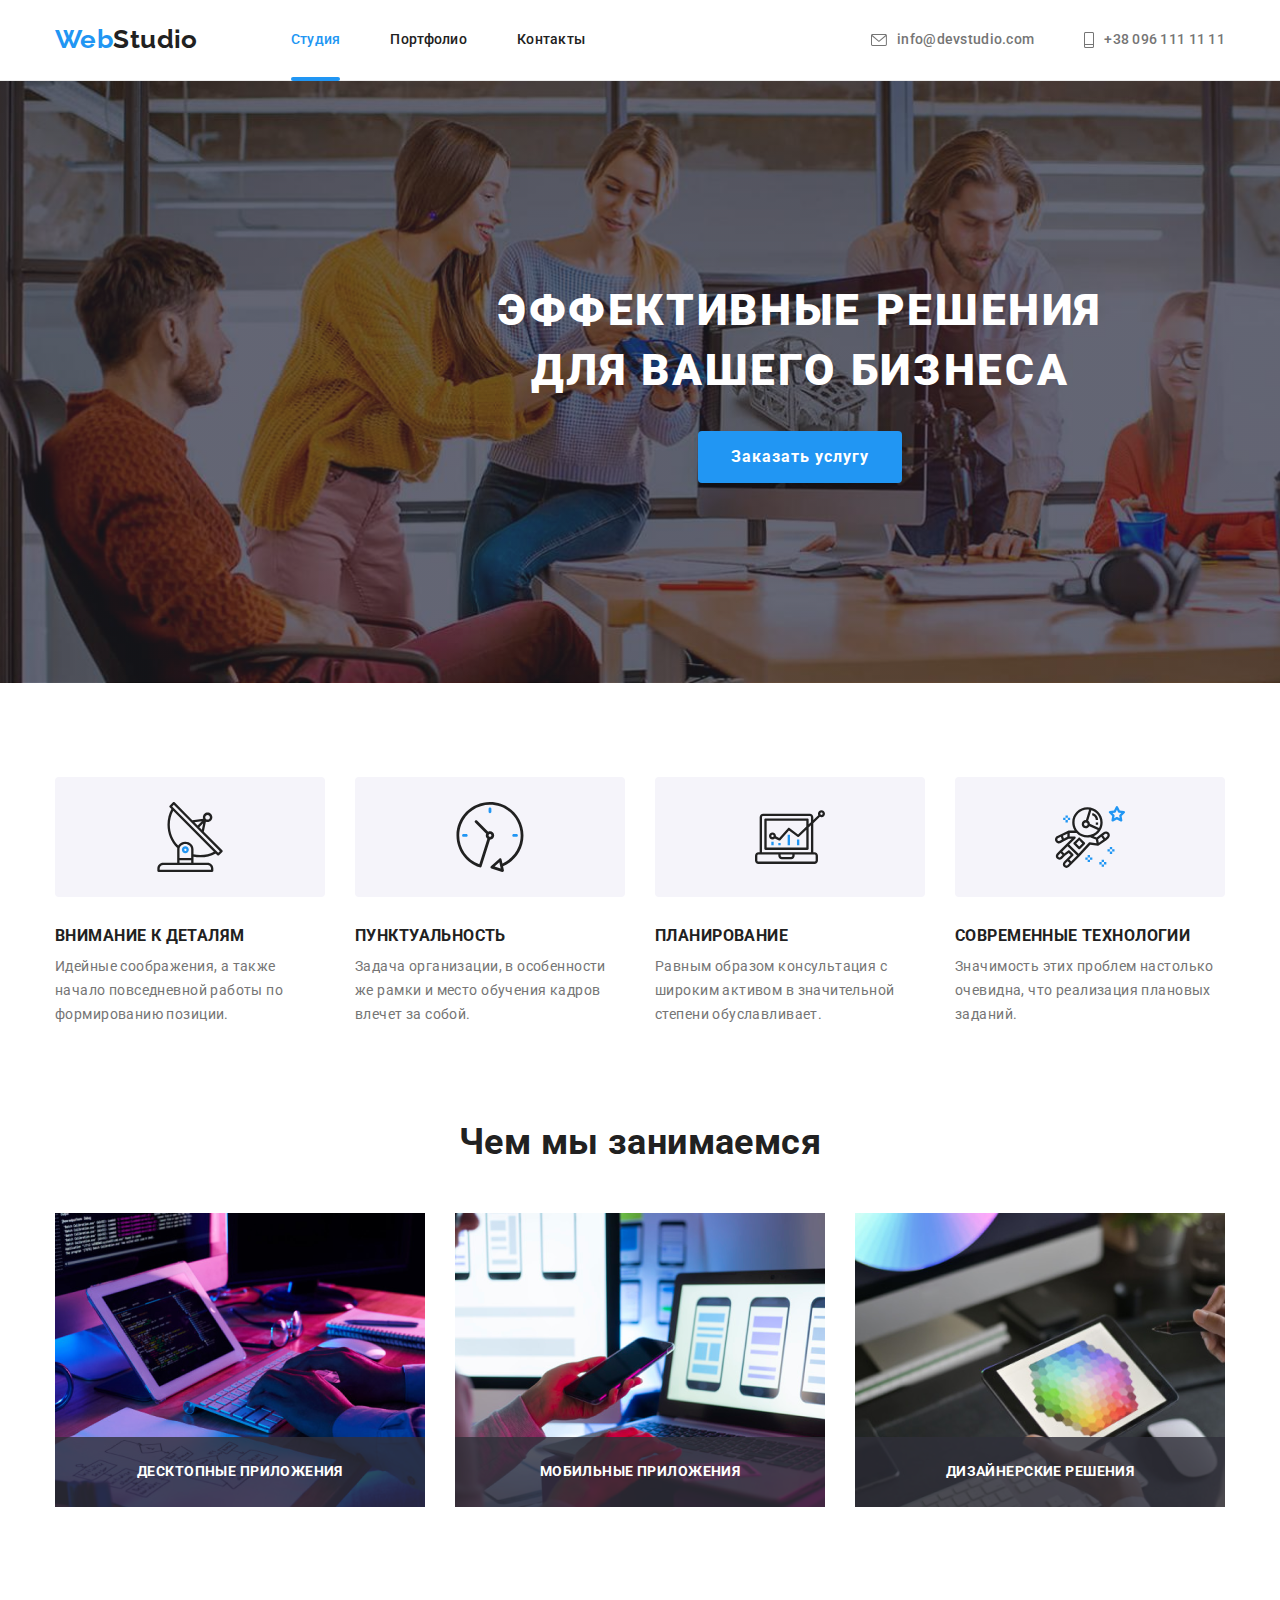
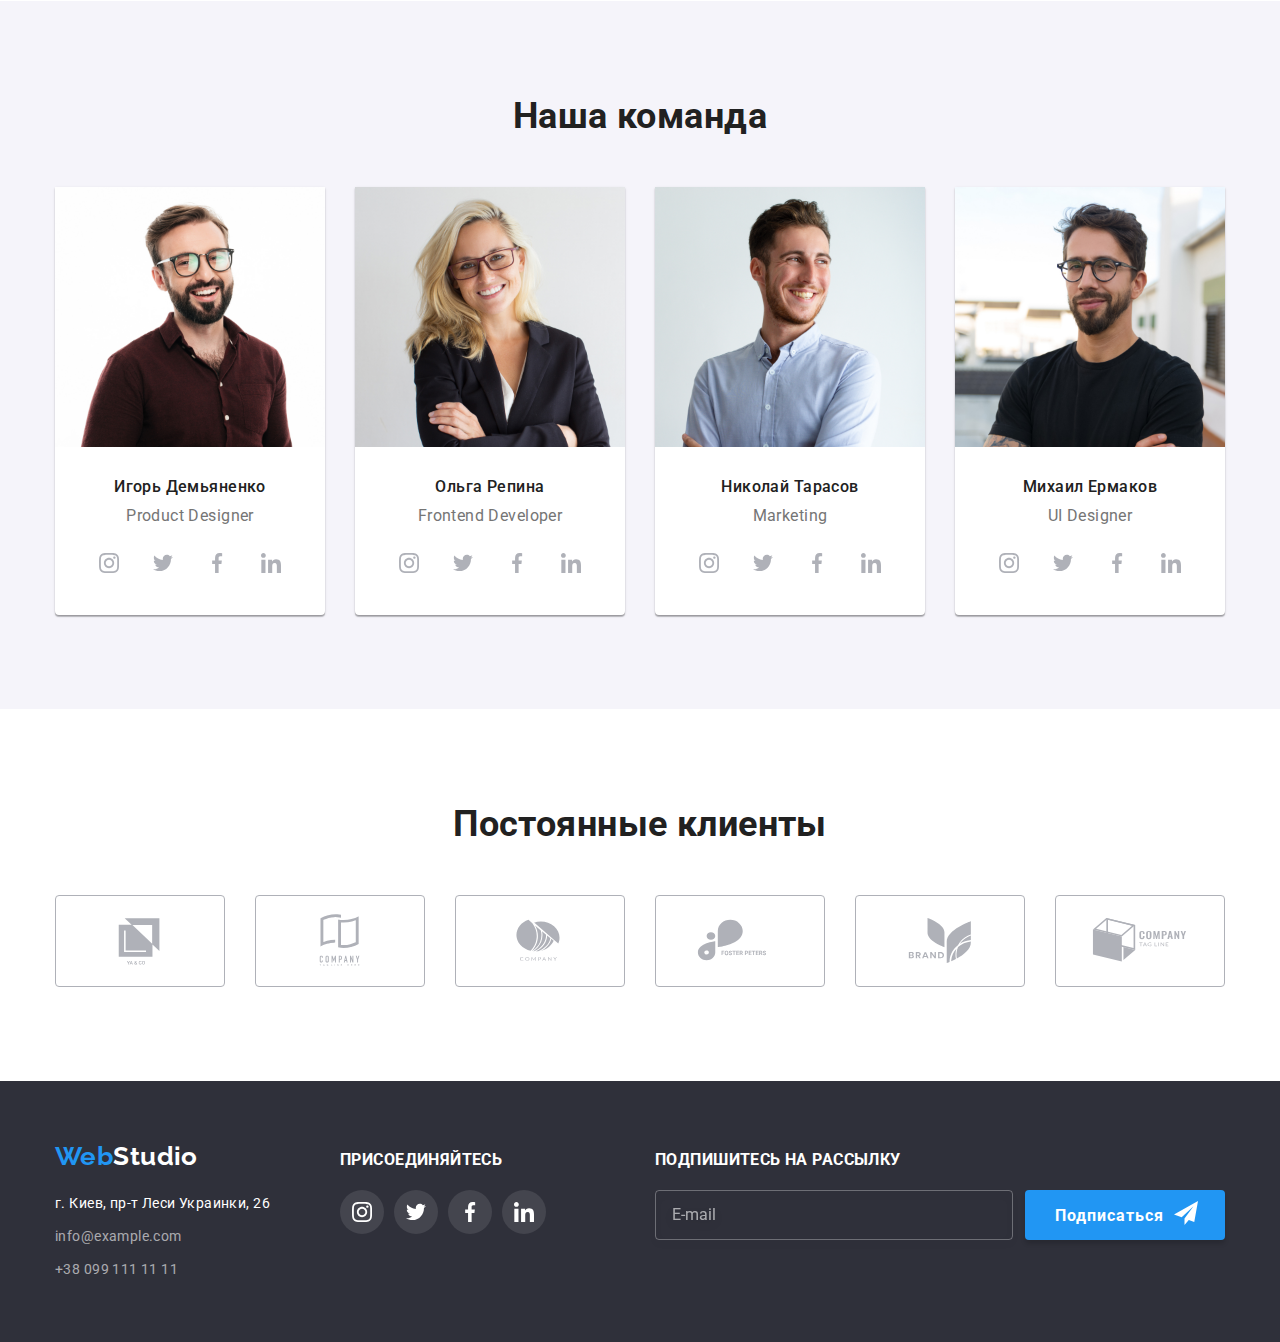
<file: index.html>
<!DOCTYPE html>
<html lang="ru">
<head>
    <meta charset="UTF-8">
    <meta http-equiv="X-UA-Compatible" content="IE=edge">
    <meta name="viewport" content="width=device-width, initial-scale=1.0">
    <title>WebStudio</title>
    <link rel="preconnect" href="https://fonts.googleapis.com">
    <link rel="preconnect" href="https://fonts.gstatic.com" crossorigin>
    <link href="https://fonts.googleapis.com/css2?family=Raleway:wght@700&family=Roboto:wght@400;500;700;900&display=swap"
        rel="stylesheet">
    <link rel="stylesheet" href="https://cdnjs.cloudflare.com/ajax/libs/modern-normalize/1.1.0/modern-normalize.min.css">
    <link rel="stylesheet" href="https://cdnjs.cloudflare.com/ajax/libs/animate.css/4.1.1/animate.min.css"/>
    <link rel="stylesheet" href="./css/styles.css">
</head>

<!--Страница Студия-->
    <body>
        <!--Шапка страницы-->

        <header class="header-nav">
            <div class="container header-container">
                <nav class="container-nav"> 
                    <a href="" class="logo logo-item">Web<span class="studio">Studio</span></a>
                    <ul class="site-nav list">
                        <li class="header-item"><a href="./index.html" class="link header-link current">Студия</a></li>
                        <li class="header-item"><a href="./portfolio.html" class="link header-link">Портфолио</a></li>
                        <li class="header-item"><a href="" class="link header-link">Контакты</a></li>
                    </ul>
                </nav>
                <div class="contacts-container">
                    <ul class="auth-nav list">
                        <li class="header-item">
                            <a href="mailto:info@devstudio.com" class="contacts contact-mail link">
                                <svg class="mail-icon">
                                    <use href="./images/sprite.svg#icon-mail"></use>
                                </svg>info@devstudio.com</a></li>
                        <li class="header-item">
                            <a href="tel:+380961111111" class="contacts contact-tel link">
                                <svg class="tel-icon">
                                    <use href="./images/sprite.svg#icon-tel"></use>
                                </svg>+38 096 111 11 11</a></li>
                    </ul>
                </div>
            </div>
        </header>
        <main>   
            <!--Эффективные решения-->
            <section class="section hero-section">
                <div class="container">
                    <h1 class="section-title title">Эффективные решения<br>для вашего бизнеса</h1>
                    <button type="button" class="button" data-modal-open>Заказать услугу</button>
                </div>
            </section>
            <!--План решения-->
            <section class="section ">
                <div class="container">
                    <h2 class="visually-hidden">План решения</h2>
                    <ul class="section-plan list">
                        <li class="section-plan-item">
                            <div class="section-plan-icon">
                                <svg class="section-plan-svg">
                                    <use href="./images/sprite.svg#icon-antenna"></use>
                                </svg>
                            </div>
                            <h3 class="section-plan-title title">Внимание к деталям</h3>
                            <p class="section-plan-text text">Идейные соображения, а также начало повседневной работы по формированию позиции.</p>
                        </li>
                        <li class="section-plan-item">
                            <div class="section-plan-icon">
                                <svg class="section-plan-svg">
                                    <use href="./images/sprite.svg#icon-clock"></use>
                                </svg>
                            </div>
                            <h3 class="section-plan-title title">Пунктуальность</h3>
                            <p class="section-plan-text text">Задача организации, в особенности же рамки и место обучения кадров влечет за собой.</p>
                        </li>
                        <li class="section-plan-item">
                            <div class="section-plan-icon">
                                <svg class="section-plan-svg">
                                    <use href="./images/sprite.svg#icon-diagram"></use>
                                </svg>
                            </div>
                            <h3 class="section-plan-title title">Планирование</h3>
                            <p class="section-plan-text text">Равным образом консультация с широким активом в значительной степени обуславливает.</p>
                        </li>
                        <li class="section-plan-item">
                            <div class="section-plan-icon">
                                <svg class="section-plan-svg">
                                    <use href="./images/sprite.svg#icon-astronaut"></use>
                                </svg>
                            </div>
                            <h3 class="section-plan-title title">Современные технологии</h3>
                            <p class="section-plan-text text">Значимость этих проблем настолько очевидна, что реализация плановых заданий.</p>
                        </li>
                    </ul>
                </div>
            </section>
            <!--Чем мы занимаемся-->
            <section class="section section-work">
                <div class="container">
                    <h2 class="section-work-title title">Чем мы занимаемся</h2>
                    <ul class="section-work-img list">
                        <li class="item-img">
                            <img src="./images/img.png" width="370" alt="Работа за компьютером">
                            <h3 class="item-img-title title">Десктопные приложения</h3>
                        </li>
                        <li class="item-img">
                            <img src="./images/img-1.png" width="370" alt="С телефоном в руке">
                            <h3 class="item-img-title title">Мобильные приложения</h3>
                        </li>
                        <li class="item-img">
                            <img src="./images/img-2.png" width="370" alt="Рисунок на планшете">
                            <h3 class="item-img-title title">Дизайнерские решения</h3>
                        </li>
                    </ul>
                </div>
            </section>
            <!--Наша команда-->
            <section class="section section-team">
                <div class="container">
                    <h2 class="section-team-title title">Наша команда</h2>
                    <ul class="section-team-list list">
                        <li class="item-img-team">
                            <img class="team-photo" src="./images/photo.jpg" width="270" alt="Фотопортрет">
                            <h3 class="section-team-name">Игорь Демьяненко</h3>
                            <p class="section-team-profesion text">Product Designer</p>
                            <ul class="section-team-social social-list list">
                                <li class="social-item">
                                    <a href="" class="social-link link">
                                        <svg class="social-icon">
                                            <use href="./images/sprite.svg#icon-instagram"></use>
                                        </svg>
                                    </a>
                                </li>
                                <li class="social-item">
                                    <a href="" class="social-link link">
                                        <svg class="social-icon">
                                            <use href="./images/sprite.svg#icon-twitter"></use>
                                        </svg>
                                    </a>
                                </li>
                                <li class="social-item">
                                    <a href="" class="social-link link">
                                        <svg class="social-icon">
                                            <use href="./images/sprite.svg#icon-facebook"></use>
                                        </svg>
                                    </a>
                                </li>
                                <li class="social-item">
                                    <a href="" class="social-link link">
                                        <svg class="social-icon">
                                            <use href="./images/sprite.svg#icon-linkedin"></use>
                                        </svg>
                                    </a>
                                </li>
                            </ul> 
                        </li>
                        <li class="item-img-team">
                            <img class="team-photo" src="./images/photo-1.jpg" width="270" alt="Фотопортрет">
                            <h3 class="section-team-name">Ольга Репина</h3>
                            <p class="section-team-profesion text">Frontend Developer</p>
                            <ul class="section-team-social social-list list">
                                <li class="social-item">
                                    <a href="" class="social-link link">
                                        <svg class="social-icon">
                                            <use href="./images/sprite.svg#icon-instagram"></use>
                                        </svg>
                                    </a>
                                </li>
                                <li class="social-item">
                                    <a href="" class="social-link link">
                                        <svg class="social-icon">
                                            <use href="./images/sprite.svg#icon-twitter"></use>
                                        </svg>
                                    </a>
                                </li>
                                <li class="social-item">
                                    <a href="" class="social-link link">
                                        <svg class="social-icon">
                                            <use href="./images/sprite.svg#icon-facebook"></use>
                                        </svg>
                                    </a>
                                </li>
                                <li class="social-item">
                                    <a href="" class="social-link link">
                                        <svg class="social-icon">
                                            <use href="./images/sprite.svg#icon-linkedin"></use>
                                        </svg>
                                    </a>
                                </li>
                            </ul>
                        </li>
                        <li class="item-img-team">
                            <img class="team-photo" src="./images/photo-2.jpg" width="270" alt="Фотопортрет">
                            <h3 class="section-team-name">Николай Тарасов</h3>
                            <p class="section-team-profesion text">Marketing</p>
                            <ul class="section-team-social social-list list">
                                <li class="social-item">
                                    <a href="" class="social-link link">
                                        <svg class="social-icon">
                                            <use href="./images/sprite.svg#icon-instagram"></use>
                                        </svg>
                                    </a>
                                </li>
                                <li class="social-item">
                                    <a href="" class="social-link link">
                                        <svg class="social-icon">
                                            <use href="./images/sprite.svg#icon-twitter"></use>
                                        </svg>
                                    </a>
                                </li>
                                <li class="social-item">
                                    <a href="" class="social-link link">
                                        <svg class="social-icon">
                                            <use href="./images/sprite.svg#icon-facebook"></use>
                                        </svg>
                                    </a>
                                </li>
                                <li class="social-item">
                                    <a href="" class="social-link link">
                                        <svg class="social-icon">
                                            <use href="./images/sprite.svg#icon-linkedin"></use>
                                        </svg>
                                    </a>
                                </li>
                            </ul>
                        </li>
                        <li class="item-img-team">
                            <img class="team-photo" src="./images/photo-3.jpg" width="270" alt="Фотопортрет">
                            <h3 class="section-team-name">Михаил Ермаков</h3>
                            <p class="section-team-profesion text">UI Designer</p>
                            <ul class="section-team-social social-list list">
                                <li class="social-item">
                                    <a href="" class="social-link link">
                                        <svg class="social-icon">
                                            <use href="./images/sprite.svg#icon-instagram"></use>
                                        </svg>
                                    </a>
                                </li>
                                <li class="social-item">
                                    <a href="" class="social-link link">
                                        <svg class="social-icon">
                                            <use href="./images/sprite.svg#icon-twitter"></use>
                                        </svg>
                                    </a>
                                </li>
                                <li class="social-item">
                                    <a href="" class="social-link link">
                                        <svg class="social-icon">
                                            <use href="./images/sprite.svg#icon-facebook"></use>
                                        </svg>
                                    </a>
                                </li>
                                <li class="social-item">
                                    <a href="" class="social-link link">
                                        <svg class="social-icon">
                                            <use href="./images/sprite.svg#icon-linkedin"></use>
                                        </svg>
                                    </a>
                                </li>
                            </ul>
                        </li> 
                    </ul>
                </div>
            </section>
            <!--Постоянные клиенты-->
            <section class="section">
                <div class="container">
                    <h2 class="section-clients-title title">Постоянные клиенты</h2>
                    <ul class="section-clients-list list">
                        <li class="item-clients">
                                <a href="" class="clients-link">
                                    <svg class="logo-clients">
                                    <use href="./images/sprite.svg#icon-logo-1"></use>
                                </svg>
                                </a>
                        </li>
                        <li class="item-clients">
                                <a href="" class="clients-link">
                                <svg class="logo-clients">
                                    <use href="./images/sprite.svg#icon-logo-2"></use>
                                </svg>
                                </a>
                        </li>
                        <li class="item-clients">
                                <a href="" class="clients-link">
                                    <svg class="logo-clients">
                                    <use href="./images/sprite.svg#icon-logo-3"></use>
                                </svg>
                                </a>
                        </li>
                        <li class="item-clients">
                                <a href="" class="clients-link">
                                    <svg class="logo-clients">
                                    <use href="./images/sprite.svg#icon-logo-4"></use>
                                </svg>
                                </a>
                        </li>
                        <li class="item-clients">
                                <a href="" class="clients-link">
                                    <svg class="logo-clients">
                                    <use href="./images/sprite.svg#icon-logo-5"></use>
                                </svg>
                                </a>
                        </li>
                        <li class="item-clients">
                                <a href="" class="clients-link">
                                    <svg class="logo-clients">
                                    <use href="./images/sprite.svg#icon-logo-6"></use>
                                </svg>
                                </a>
                        </li>
                    </ul>
                </div>
            </section>
        </main>
        <!--Подвал страницы-->
        <footer class="footer">
            <div class="container footer-container">
                <div class="footer-nav">
                <a href="" class="logo logo-footer">Web<span class="footer-studio">Studio</span></a>
                <address>
                    <ul class="footer-list list">
                        <li class="footer-item"><a href="http://goo.gl/maps/CdvJLRiEL6Q8Smko8" target="_blank" rel="noreferrer noopener" class="footer-address link">г. Киев, пр-т Леси Украинки, 26</a></li>
                        <li class="footer-item"><a href="mailto:" class="footer-contacts link">info@example.com</a></li>
                        <li class="footer-item"><a href="tel:" class="footer-contacts link">+38 099 111 11 11</a></li>
                    </ul>
                </address>
                </div>
                <div class="footer-social-icon">
                    <h3 class="footer-title title">присоединяйтесь</h3>
                    <ul class="footer-list-icon list">
                        <li class="social-item">
                            <a href="" class="social-link footer-link link">
                                <svg class="social-icon footer-icon">
                                    <use href="./images/sprite.svg#icon-instagram"></use>
                                </svg>
                            </a>
                        </li>
                        <li class="social-item">
                            <a href="" class="social-link footer-link link">
                                <svg class="social-icon footer-icon">
                                    <use href="./images/sprite.svg#icon-twitter"></use>
                                </svg>
                            </a>
                        </li>
                        <li class="social-item">
                            <a href="" class="social-link footer-link link">
                                <svg class="social-icon footer-icon">
                                    <use href="./images/sprite.svg#icon-facebook"></use>
                                </svg>
                            </a>
                        </li>
                        <li class="social-item">
                            <a href="" class="social-link footer-link link">
                                <svg class="social-icon footer-icon">
                                    <use href="./images/sprite.svg#icon-linkedin"></use>
                                </svg>
                            </a>
                        </li>
                    </ul>
                </div>
                <div class="footer-subscribr">
                    <h3 class="footer-title title">Подпишитесь на рассылку</h3>
                    <form action="#" class="onlain-subscribr">
                        <input type="text" name="mailto" placeholder="E-mail" class="mail-input footer-input">
                            <button type="button" class="footer-button button">Подписаться<svg class="footer-mail-icon">
                                <use href="./images/icons.svg#icon-icon-send"></use>
                            </svg></button>
                    </form>
                </div>
            </div>
        </footer>

        <!--Модальное окно-->

        <div class="backdrop is-hidden" data-modal>
            <div class="modal">
                <button type="button" class="close-button" data-modal-close>
                    <svg class="close-icon">
                        <use href="./images/sprite-2.svg#icon-close-black"></use>
                    </svg>
                </button>
                <p class="modal-title">Оставьте свои данные, мы вам перезвоним</p>
                <form action="#" class="modal-form">
                    <div class="modal-block">
                        <label for="user-name" class="label-input">Имя</label>
                        <span class="input-wrapper">
                            <input type="text" name="user-name" id="user-name" class="modal-input">
                            <svg class="input-icon" width="18" height="18">
                                <use href="./images/icons.svg#icon-vector-1"></use>
                            </svg>
                        </span>
                    </div>
                    <div class="modal-block">
                        <label for="user-tel" class="label-input">Телефон</label>
                        <span class="input-wrapper">
                            <input type="tel" name="user-tel" id="user-tel" class="modal-input">
                            <svg class="input-icon" width="18" height="18">
                                <use href="./images/icons.svg#icon-vector-2"></use>
                            </svg>
                        </span>
                    </div>
                    <div class="modal-block">
                        <label for="user-email" class="label-input">Почта</label>
                        <span class="input-wrapper">
                            <input type="email" name="user-email" id="user-email" class="modal-input">
                            <svg class="input-icon" width="18" height="18">
                                <use href="./images/icons.svg#icon-vector-3"></use>
                            </svg>
                        </span>
                    </div>
                    <div class="modal-lock">
                        <label for="user-text" class="label-input">Комментарий</label>
                        <textarea name="user-text" id="user-text" class="modal-text modal-input" placeholder="Введите текст"></textarea>
                    </div>
                    <input type="checkbox" id="modal-checkbox" class="modal-checkbox visually-hidden"/>
                    <label for="modal-checkbox" class="check-text">
                        <span>
                            <svg class="check-icon" width="11" height="8">
                                <use href="./images/icons.svg#icon-vector-4"></use>
                            </svg>
                        </span>Соглашаюсь с рассылкой и принимаю&#160;<a href="" class="check-link">Условия договора</a> </label>
                    <button type="submit" class="modal-button button">Отправить</button>
                </form>
            </div>
        </div>
        <script src="./js/modal.js"></script>
    </body>
</html>
</file>
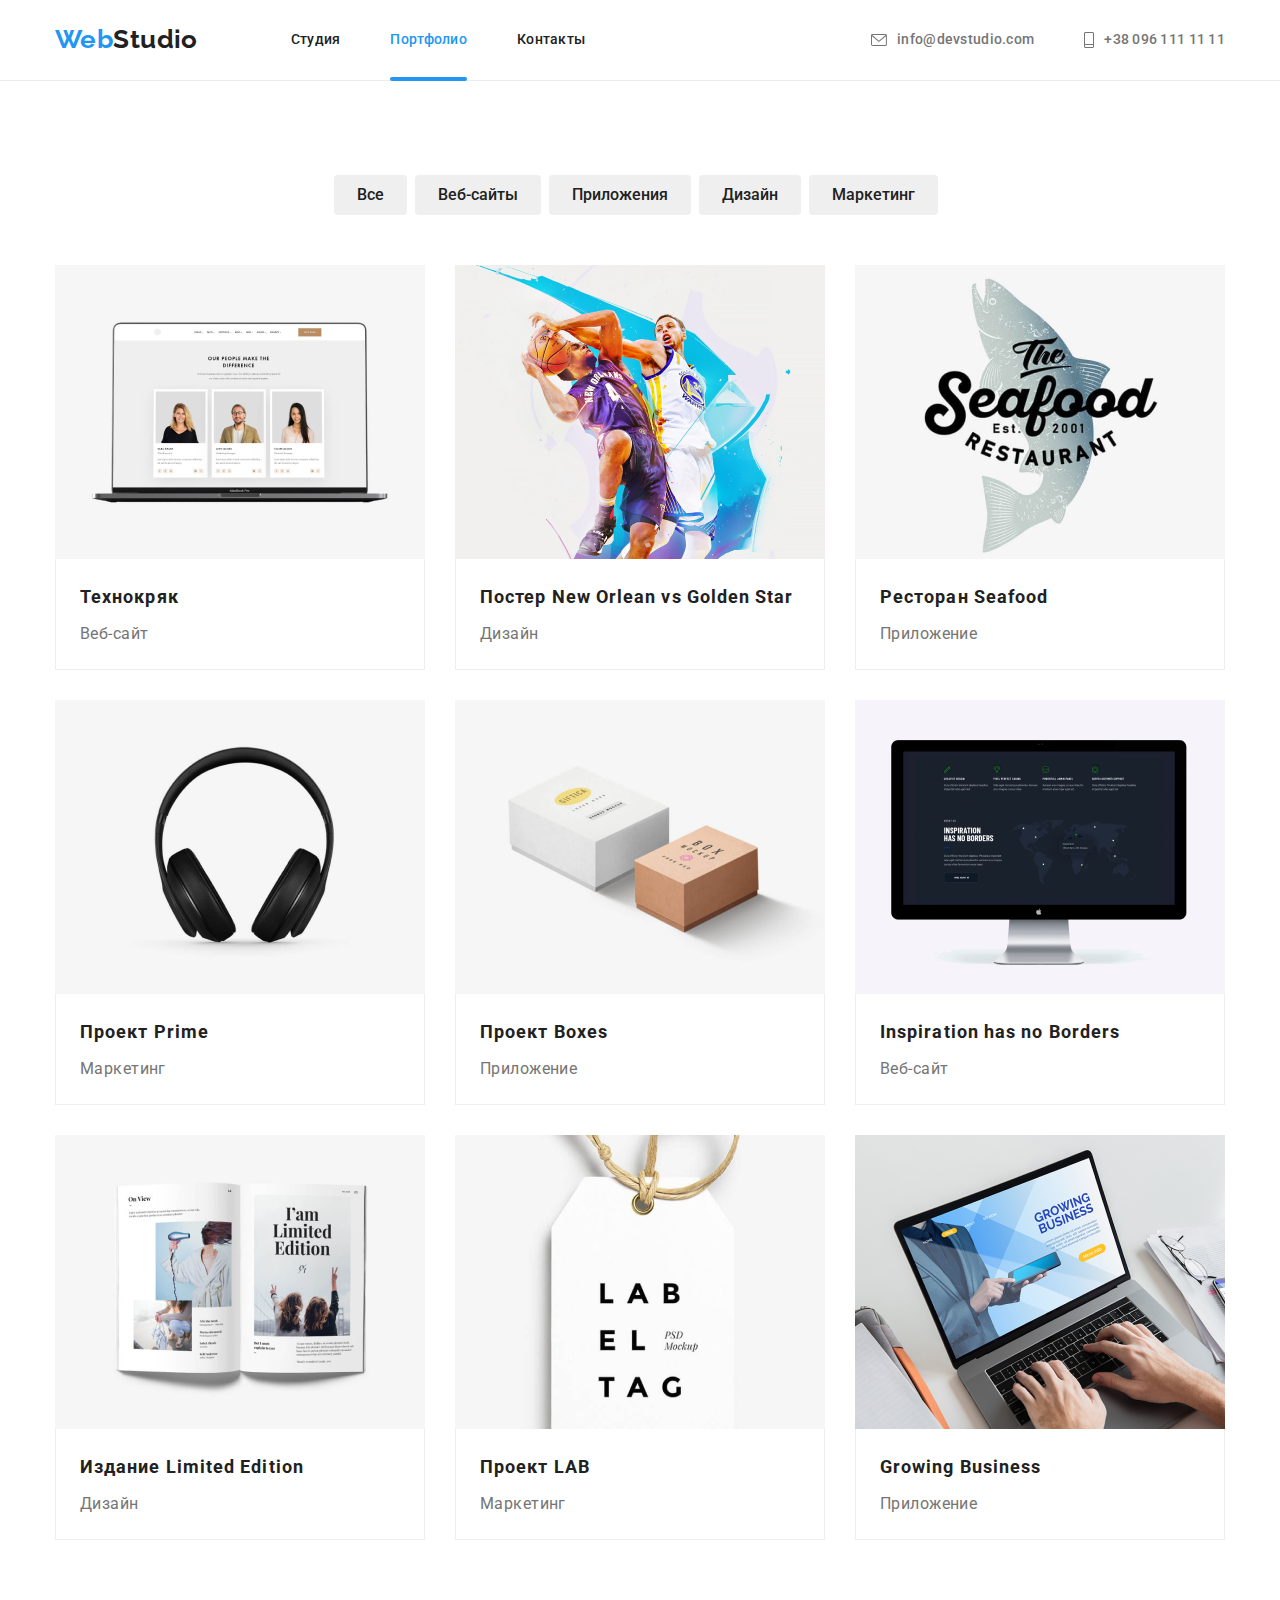
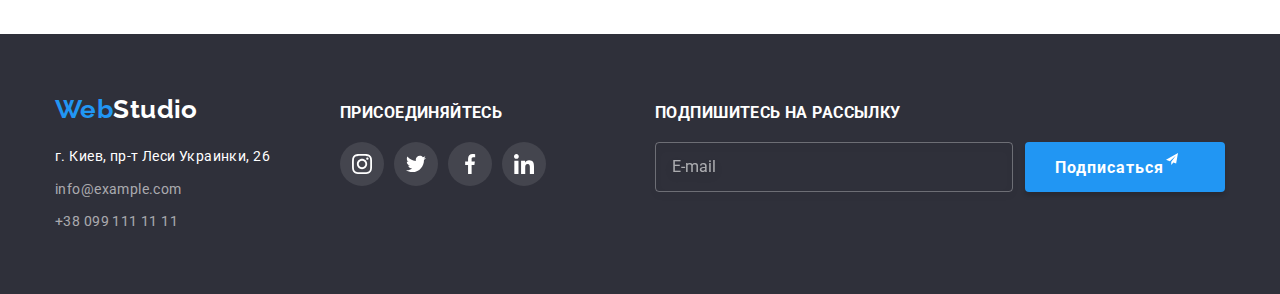
<file: portfolio.html>
<!DOCTYPE html>
<html lang="ru">
<head>
    <meta charset="UTF-8">
    <meta http-equiv="X-UA-Compatible" content="IE=edge">
    <meta name="viewport" content="width=device-width, initial-scale=1.0">
    <title>WebStudio</title>
    <link rel="preconnect" href="https://fonts.googleapis.com">
    <link rel="preconnect" href="https://fonts.gstatic.com" crossorigin>
    <link href="https://fonts.googleapis.com/css2?family=Raleway:wght@700&family=Roboto:wght@400;500;700;900&display=swap"
        rel="stylesheet">
    <link rel="stylesheet" href="https://cdnjs.cloudflare.com/ajax/libs/modern-normalize/1.1.0/modern-normalize.min.css">
    <link rel="stylesheet" href="https://cdnjs.cloudflare.com/ajax/libs/animate.css/4.1.1/animate.min.css"/>
    <link rel="stylesheet" href="./css/styles.css">
</head>
    <!--Страница Портфолио-->
    
    <body>
        <!--Шапка страницы-->
        <header class="header-nav">
            <div class="container header-container">
                <nav class="container-nav">
                    <a href="" class="logo logo-item">Web<span class="studio">Studio</span></a>
                    <ul class="site-nav list">
                        <li class="header-item"><a href="./index.html" class="link header-link">Студия</a></li>
                        <li class="header-item"><a href="./portfolio.html" class="link header-link current">Портфолио</a></li>
                        <li class="header-item"><a href="" class="link header-link">Контакты</a></li>
                    </ul>
                </nav>
                <div class="contacts-container">
                    <ul class="auth-nav list">
                        <li class="header-item">
                            <a href="mailto:info@devstudio.com" class="contacts contact-mail link">
                                <svg class="mail-icon">
                                    <use href="./images/sprite.svg#icon-mail"></use>
                                </svg>info@devstudio.com</a>
                        </li>
                        <li class="header-item">
                            <a href="tel:+380961111111" class="contacts contact-tel link">
                                <svg class="tel-icon">
                                    <use href="./images/sprite.svg#icon-tel"></use>
                                </svg>+38 096 111 11 11</a>
                        </li>
                    </ul>
                </div>
            </div>
        </header>
    <main>
        <section class=" section section-main">
            <div class="container">
                <h1 class="visually-hidden">Портфолио</h1>
                <ul class="section-main-buttons list">
                    <li><button type="button" class="buttons">Все</button></li>
                    <li><button type="button" class="buttons">Веб-сайты</button></li>
                    <li><button type="button" class="buttons">Приложения</button></li>
                    <li><button type="button" class="buttons">Дизайн</button></li>
                    <li><button type="button" class="buttons">Маркетинг</button></li>
                </ul>
                <ul class="section-pictures list">
                    <li class="item-pictures">
                        <a href="" class="link">
                            <div class="section-portfolio-wrapper">
                                <img src="./images/img-01.png" alt="Ноутбук" width="370">
                                <p class="section-portfolio-text text">
                                    Технокряк это современная площадка распространения коронавируса. Компании используют эту платформу для цифрового
                                    шпионажа и атак на защищённые сервера конкурентов.
                                </p>
                            </div>
                            <div class="portfolio-pictures">
                                <h2 class="section-pictures-title title">Технокряк</h2>
                                <p class="section-pictures-text text">Веб-сайт</p>
                            </div>
                        </a>
                    </li>
                    <li class="item-pictures">
                        <a href="" class="link">
                            <div class="section-portfolio-wrapper">
                                <img src="./images/img-02.png" alt="Два баскетболиста" width="370">
                                <p class="section-portfolio-text text">
                                    Технокряк это современная площадка распространения коронавируса. Компании используют эту платформу для цифрового
                                    шпионажа и атак на защищённые сервера конкурентов.
                                </p>
                            </div>
                            <div class="portfolio-pictures">
                                <h2 class="section-pictures-title title">Постер New Orlean vs Golden Star</h2>
                                <p class="section-pictures-text text">Дизайн</p>
                            </div>
                        </a>
                    </li>
                    <li class="item-pictures">
                        <a href="" class="link">
                            <div class="section-portfolio-wrapper">
                                <img src="./images/img-03.png" alt="Логотип на фоне рыбы" width="370">
                                <p class="section-portfolio-text text">
                                    Технокряк это современная площадка распространения коронавируса. Компании используют эту платформу для цифрового
                                    шпионажа и атак на защищённые сервера конкурентов.
                                </p>
                            </div>
                            <div class="portfolio-pictures">
                                <h2 class="section-pictures-title title">Ресторан Seafood</h2>
                                <p class="section-pictures-text text">Приложение</p>
                            </div>
                        </a>
                    </li>
                    <li class="item-pictures">
                        <a href="" class="link">
                            <div class="section-portfolio-wrapper">
                                <img src="./images/img-04.png" alt="Наушники" width="370">
                                <p class="section-portfolio-text text">
                                    Технокряк это современная площадка распространения коронавируса. Компании используют эту платформу для цифрового
                                    шпионажа и атак на защищённые сервера конкурентов.
                                </p>
                            </div>
                            <div class="portfolio-pictures">
                                <h2 class="section-pictures-title title">Проект Prime</h2>
                                <p class="section-pictures-text text">Маркетинг</p>
                            </div>
                        </a>
                    </li>
                    <li class="item-pictures">
                        <a href="" class="link">
                            <div class="section-portfolio-wrapper">
                                <img src="./images/img-05.png" alt="Две коробки" width="370">
                                <p class="section-portfolio-text text">
                                    Технокряк это современная площадка распространения коронавируса. Компании используют эту платформу для цифрового
                                    шпионажа и атак на защищённые сервера конкурентов.
                                </p>
                            </div>
                            <div class="portfolio-pictures">
                                <h2 class="section-pictures-title title">Проект Boxes</h2>
                                <p class="section-pictures-text text">Приложение</p>
                            </div>
                        </a>
                    </li>
                    <li class="item-pictures">
                        <a href="" class="link">
                            <div class="section-portfolio-wrapper">
                                <img src="./images/img-06.png" alt="Монитор ПК" width="370">
                                <p class="section-portfolio-text text">
                                    Технокряк это современная площадка распространения коронавируса. Компании используют эту платформу для цифрового
                                    шпионажа и атак на защищённые сервера конкурентов.
                                </p>
                            </div>
                            <div class="portfolio-pictures">
                                <h2 class="section-pictures-title title">Inspiration has no Borders</h2>
                                <p class="section-pictures-text text">Веб-сайт</p>
                            </div>
                        </a>
                    </li>
                    <li class="item-pictures">
                        <a href="" class="link">
                            <div class="section-portfolio-wrapper">
                                <img src="./images/img-07.png" alt="Раскрытая книга" width="370">
                                <p class="section-portfolio-text text">
                                    Технокряк это современная площадка распространения коронавируса. Компании используют эту платформу для цифрового
                                    шпионажа и атак на защищённые сервера конкурентов.
                                </p>
                            </div>
                            <div class="portfolio-pictures">
                                <h2 class="section-pictures-title title">Издание Limited Edition</h2>
                                <p class="section-pictures-text text">Дизайн</p>
                            </div>
                        </a>
                    </li>
                    <li class="item-pictures">
                        <a href="" class="link">
                            <div class="section-portfolio-wrapper">
                                <img src="./images/img-08.png" alt="Бирка" width="370">
                                <p class="section-portfolio-text text">
                                    Технокряк это современная площадка распространения коронавируса. Компании используют эту платформу для цифрового
                                    шпионажа и атак на защищённые сервера конкурентов.
                                </p>
                            </div>
                            <div class="portfolio-pictures">
                                <h2 class="section-pictures-title title">Проект LAB</h2>
                                <p class="section-pictures-text text">Маркетинг</p>
                            </div>
                        </a>
                    </li>
                    <li class="item-pictures">
                        <a href="" class="link">
                            <div class="section-portfolio-wrapper">
                                <img src="./images/img-09.png" alt="Работа за ноутбуком" width="370">
                                <p class="section-portfolio-text text">
                                    Технокряк это современная площадка распространения коронавируса. Компании используют эту платформу для цифрового
                                    шпионажа и атак на защищённые сервера конкурентов.
                                </p>
                            </div>
                            <div class="portfolio-pictures">
                                <h2 class="section-pictures-title title">Growing Business</h2>
                                <p class="section-pictures-text text">Приложение</p>
                            </div>
                        </a>
                    </li>
                </ul>
            </div>
        </section>
    </main>
        <!--Подвал страницы-->
            <footer class="footer">
                <div class="container footer-container">
                    <div class="footer-nav">
                        <a href="" class="logo logo-footer">Web<span class="footer-studio">Studio</span></a>
                        <address>
                            <ul class="footer-list list">
                                <li class="footer-item"><a href="http://goo.gl/maps/CdvJLRiEL6Q8Smko8" target="_blank"
                                        rel="noreferrer noopener" class="footer-address link">г. Киев, пр-т Леси Украинки, 26</a>
                                </li>
                                <li class="footer-item"><a href="mailto:" class="footer-contacts link">info@example.com</a></li>
                                <li class="footer-item"><a href="tel:" class="footer-contacts link">+38 099 111 11 11</a></li>
                            </ul>
                        </address>
                    </div>
                    <div class="footer-social-icon">
                        <h3 class="footer-title title">присоединяйтесь</h3>
                        <ul class="footer-list-icon list">
                            <li class="social-item footer-social">
                                <a href="" class="social-link footer-link link">
                                    <svg class="social-icon footer-icon">
                                        <use href="./images/sprite.svg#icon-instagram"></use>
                                    </svg>
                                </a>
                            </li>
                            <li class="social-item footer-social">
                                <a href="" class="social-link footer-link link">
                                    <svg class="social-icon footer-icon">
                                        <use href="./images/sprite.svg#icon-twitter"></use>
                                    </svg>
                                </a>
                            </li>
                            <li class="social-item footer-social">
                                <a href="" class="social-link footer-link link">
                                    <svg class="social-icon footer-icon">
                                        <use href="./images/sprite.svg#icon-facebook"></use>
                                    </svg>
                                </a>
                            </li>
                            <li class="social-item footer-social">
                                <a href="" class="social-link footer-link link">
                                    <svg class="social-icon footer-icon">
                                        <use href="./images/sprite.svg#icon-linkedin"></use>
                                    </svg>
                                </a>
                            </li>
                        </ul>
                    </div>
                    <div class="footer-subscribr">
                        <h3 class="footer-title title">Подпишитесь на рассылку</h3>
                        <form action="#" class="onlain-subscribr">
                            <input type="text" name="mailto" placeholder="E-mail" class="mail-input">
                            <button type="button" class="footer-button button">Подписаться<svg class="mail-icon">
                                    <use href="./images/icons.svg#icon-icon-send"></use>
                                </svg></button>
                        </form>
                    </div>
                </div>
            </footer>
    </body>
</html>
</file>
<file: css/styles.css>
:root {
  --primary-text-color: #757575;
  --secondary-text-color: #ffffff;
  --title-text-color: #212121;
  --accent-color: #2196f3;
  --accent-footer-color: rgba(255, 255, 255, 0.6);
  --primary-bgc-color: #e5e5e5;
  --secondary-bgc-color: #f5f4fa;
  --accent-bgc-color: #2f303a;
  --primary-icon-color: #afb1b8;
}

body {
  background-color: var(--secondary-text-color);
  color: var(--primary-text-color);
  font-family: Roboto, sans-serif;
  font-size: 14px;
  letter-spacing: 0.03em;
}
/*Страница Студия*/

/*Шапка страницы*/

.header-nav {
  border-bottom: 1px solid #ececec;
}
.container {
  width: 1200px;
  padding-left: 15px;
  padding-right: 15px;
  margin: 0 auto;
}
.header-container {
  display: flex;
  align-items: center;
}
.container-nav {
  display: flex;
  align-items: center;
}
.site-nav {
  display: flex;
  align-items: center;
}
.logo {
  font-family: Raleway, sans-serif;
  color: var(--accent-color);
  font-weight: 700;
  font-size: 26px;
  line-height: 1.19;
  text-decoration: none;
}
.logo-item {
  margin-right: 93px;
  padding-top: 24px;
  padding-bottom: 25px;
}
.studio {
  color: var(--title-text-color);
}
.site-nav .link,
.auth-nav .contacts {
  transition: color 250ms cubic-bezier(0.4, 0, 0.2, 1);
}
.site-nav .link:hover,
.site-nav .link:focus,
.auth-nav .contacts:hover,
.auth-nav .contacts:focus {
  color: var(--accent-color);
}
.site-nav .current {
  color: var(--accent-color);
}
.list {
  padding: 0;
  margin: 0;
  list-style: none;
}
.link {
  text-decoration: none;
}
img {
  display: block;
}
.header-item:not(:last-child) {
  margin-right: 50px;
}
.header-item {
  display: flex;
  align-items: center;
}
.header-link {
  display: block;
  padding: 32px 0;
  margin: 0;
  color: var(--title-text-color);
  font-weight: 500;
  line-height: 1.14;
  letter-spacing: 0.02em;
  position: relative;
}
.current::after {
  content: '';
  position: absolute;
  width: 100%;
  height: 4px;
  border-radius: 2px;
  background-color: var(--accent-color);
  display: block;
  bottom: -1px;
}
.contacts-container {
  margin-left: auto;
}
.auth-nav {
  display: flex;
  align-items: center;
}
.contacts {
  display: flex;
  padding: 32px 0;
  margin: 0;
  color: var(--primary-text-color);
  font-weight: 500;
  line-height: 1.14;
  letter-spacing: 0.02em;
  align-items: center;
}
.mail-icon {
  width: 16px;
  height: 12px;
  margin-right: 10px;
  fill: currentColor;
}
.tel-icon {
  width: 10px;
  height: 16px;
  margin-right: 10px;
  fill: currentColor;
}

/*Эффективные решения*/

.section {
  padding-top: 94px;
  padding-bottom: 94px;
}
.hero-section {
  width: 1600px;
  margin: 0 auto;
  padding-top: 200px;
  padding-bottom: 200px;
  background-color: var(--accent-bgc-color);
  background-image: linear-gradient(
      to right,
      rgba(47, 48, 58, 0.4),
      rgba(47, 48, 58, 0.4)
    ),
    url(../images/hero-img.jpg);
  background-repeat: no-repeat;
  background-position: center;
  background-size: cover;
}
.title {
  padding: 0;
  margin: 0;
}
.section-title {
  color: var(--secondary-text-color);
  margin-bottom: 30px;
  font-weight: 900;
  font-size: 44px;
  line-height: 1.36;
  text-align: center;
  letter-spacing: 0.06em;
  text-transform: uppercase;
}
.button {
  display: flex;
  border-radius: 4px;
  border: 1px solid transparent;
  padding: 10px 32px;
  margin-left: auto;
  margin-right: auto;
  font-family: inherit;
  text-align: center;
  color: var(--secondary-text-color);
  background-color: var(--accent-color);
  font-weight: 700;
  font-size: 16px;
  line-height: 1.87;
  letter-spacing: 0.06em;
  box-shadow: 0px 4px 4px rgba(0, 0, 0, 0.15);
  cursor: pointer;
  transition: background-color 250ms cubic-bezier(0.4, 0, 0.2, 1);
}
.button:hover,
.button:focus {
  background-color: #188ce8;
}

/*План решения*/

.visually-hidden {
  position: absolute;
  width: 1px;
  height: 1px;
  margin: -1px;
  padding: 0;
  overflow: hidden;
  border: 0;
  clip: rect(0 0 0 0);
}
.section-plan {
  display: flex;
  flex-wrap: wrap;
  margin-left: -30px;
  margin-top: -30px;
}
.section-plan-icon {
  display: flex;
  height: 120px;
  margin-bottom: 30px;
  background: var(--secondary-bgc-color);
  border-radius: 4px;
  align-items: center;
  justify-content: center;
}
.section-plan-svg {
  width: 70px;
  height: 70px;
}
.section-plan-title {
  margin-bottom: 10px;
  color: var(--title-text-color);
  font-weight: 700;
  line-height: 1.14;
  text-transform: uppercase;
}
.text {
  padding: 0;
  margin: 0;
}
.section-plan-item {
  margin-left: 30px;
  margin-top: 30px;
  flex-basis: calc(100% / 4 - 30px);
}
.section-plan-text {
  font-weight: 400;
  line-height: 1.71;
}

/*Чем мы занимаемся-*/

.section-work {
  padding-top: 0;
}
.section-work-title,
.section-team-title,
.section-clients-title {
  margin-bottom: 50px;
  color: var(--title-text-color);
  font-weight: 700;
  font-size: 36px;
  line-height: 1.17;
  text-align: center;
}
.section-work-img {
  display: flex;
  flex-wrap: wrap;
  margin-left: -30px;
  margin-top: -30px;
}
.item-img {
  margin-left: 30px;
  margin-top: 30px;
  flex-basis: calc(100% / 3 - 30px);
  position: relative;
}
.item-img-title {
  bottom: 0;
  width: 100%;
  padding: 27px;
  color: var(--secondary-text-color);
  background-color: rgba(47, 48, 58, 0.8);
  text-align: center;
  position: absolute;
  font-weight: 700;
  font-size: 14px;
  line-height: 1.14;
  text-transform: uppercase;
}

/*Наша команда*/

.section-team {
  background-color: var(--secondary-bgc-color);
}
.section-team-list {
  display: flex;
  flex-wrap: wrap;
  margin-left: -30px;
  margin-top: -30px;
}
.item-img-team {
  padding-bottom: 30px;
  margin-left: 30px;
  margin-top: 30px;
  flex-basis: calc(100% / 4 - 30px);
  border-radius: 0px 0px 4px 4px;
  background-color: var(--secondary-text-color);
  box-shadow: 0px 1px 3px rgba(0, 0, 0, 0.12), 0px 1px 1px rgba(0, 0, 0, 0.14),
    0px 2px 1px rgba(0, 0, 0, 0.2);
}
.team-photo {
  margin-bottom: 30px;
}
.section-team-name,
.section-team-profesion {
  margin: 0;
  font-size: 16px;
  line-height: 1.19;
  text-align: center;
}
.section-team-name {
  margin-bottom: 10px;
  color: var(--title-text-color);
  font-weight: 500;
}
.section-team-profesion {
  margin-bottom: 16px;
  font-weight: 400;
}
.social-list {
  display: flex;
  justify-content: center;
}
.social-item {
  width: 44px;
  height: 44px;
}
.social-item + .social-item {
  margin-left: 10px;
}
.social-link {
  width: 100%;
  height: 100%;
  border-radius: 50%;
  display: flex;
  align-items: center;
  justify-content: center;
  transition: background-color 250ms cubic-bezier(0.4, 0, 0.2, 1);
}
.social-link:hover,
.social-link:focus {
  background-color: var(--accent-color);
}
.social-link:hover .social-icon,
.social-link:focus .social-icon {
  fill: var(--secondary-text-color);
}
.social-icon {
  width: 20px;
  height: 20px;
  fill: var(--primary-icon-color);
  transition: fill 250ms cubic-bezier(0.4, 0, 0.2, 1);
}

/*Постоянные клиенты*/

.section-clients-list {
  display: flex;
  flex-wrap: wrap;
  margin-left: -30px;
  margin-top: -30px;
}
.clients-link {
  display: flex;
  height: 92px;
  border: 1px solid #afb1b8;
  border-radius: 4px;
  align-items: center;
  justify-content: center;
  transition: border 250ms cubic-bezier(0.4, 0, 0.2, 1);
}
.clients-link:hover,
.clients-link:focus {
  border: 1px solid var(--accent-color);
}
.item-clients {
  margin-top: 30px;
  margin-left: 30px;
  flex-basis: calc(100% / 6 - 30px);
}
.clients-link:hover .logo-clients,
.clients-link:focus .logo-clients {
  fill: var(--accent-color);
}
.logo-clients {
  width: 106px;
  height: 60px;
  fill: var(--primary-icon-color);
  align-items: center;
  justify-content: center;
  transition: fill 250ms cubic-bezier(0.4, 0, 0.2, 1);
}

/*Подвал страницы*/

.footer {
  padding-top: 60px;
  padding-bottom: 60px;
  background-color: var(--accent-bgc-color);
}
.footer-container {
  display: flex;
  align-items: baseline;
}
.footer-social-icon {
  margin-left: 70px;
}
.logo-footer {
  display: block;
  margin-bottom: 20px;
}
.footer-studio {
  color: var(--secondary-text-color);
}
.footer-item {
  display: block;
  font-style: normal;
}
.footer-item:not(:last-child) {
  margin-bottom: 9px;
}
.footer-list {
  display: inline-block;
}
.footer-address {
  color: var(--secondary-text-color);
}
.footer-address,
.footer-contacts {
  font-weight: 400;
  line-height: 1.71;
  transition: color 250ms cubic-bezier(0.4, 0, 0.2, 1);
}
.footer-address:hover,
.footer-address:focus {
  color: var(--accent-color);
}
.footer-contacts {
  color: var(--accent-footer-color);
}
.footer-contacts:hover,
.footer-contacts:focus {
  color: var(--accent-color);
}
.footer-title {
  margin-bottom: 20px;
  color: var(--secondary-text-color);
  text-transform: uppercase;
}
.footer-list-icon {
  display: flex;
}
.footer-icon {
  fill: var(--secondary-text-color);
}
.footer-link {
  background-color: rgba(255, 255, 255, 0.1);
}
.footer-link:hover,
.footer-link:focus {
  background-color: var(--accent-color);
}
.footer-subscribr {
  margin-left: auto;
}
.onlain-subscribr {
  display: flex;
}
.mail-input {
  width: 358px;
  height: 50px;
  padding-left: 16px;
  background-color: inherit;
  border: 1px solid rgba(255, 255, 255, 0.3);
  filter: drop-shadow(0px 4px 4px rgba(0, 0, 0, 0.15));
  border-radius: 4px;
  outline: none;
  color: var(--secondary-text-color);
}
.mail-input::placeholder {
  font-weight: 400;
  font-size: 16px;
  line-height: 1.25;
  color: rgba(255, 255, 255, 0.6);
}
.footer-input:hover,
.footer-input:focus {
  border-color: var(--accent-color);
}
.footer-button {
  width: 200px;
  height: 50px;
  margin-left: 12px;
  padding: 10px;
  padding-left: 29px;
  cursor: pointer;
  transition: background-color 250ms cubic-bezier(0.4, 0, 0.2, 1);
}
.footer-button:hover,
.footer-button:focus {
  background-color: #188ce8;
}
.footer-mail-icon {
  width: 24px;
  height: 24px;
  margin-left: 10px;
}

/*Страница Портфолио*/

.section-main {
  background-color: var(--secondary-text-color);
}
.buttons {
  padding: 6px 22px;
  margin-right: 8px;
  border-radius: 4px;
  border: 1px solid transparent;
  font-family: inherit;
  color: var(--title-text-color);
  font-weight: 500;
  font-size: 16px;
  line-height: 1.62;
  transition: color 250ms cubic-bezier(0.4, 0, 0.2, 1),
    background-color 250ms cubic-bezier(0.4, 0, 0.2, 1),
    box-shadow 250ms cubic-bezier(0.4, 0, 0.2, 1);
}
.buttons:hover,
.buttons:focus {
  color: var(--secondary-text-color);
  background-color: var(--accent-color);
  box-shadow: 0px 3px 1px rgba(0, 0, 0, 0.1), 0px 1px 2px rgba(0, 0, 0, 0.08),
    0px 2px 2px rgba(0, 0, 0, 0.12);
}
.section-main-buttons {
  display: flex;
  justify-content: center;
  margin-bottom: 50px;
}
.section-main-buttons .current {
  transition: color 250ms cubic-bezier(0.4, 0, 0.2, 1),
    background-color 250ms cubic-bezier(0.4, 0, 0.2, 1),
    box-shadow 250ms cubic-bezier(0.4, 0, 0.2, 1);
}
.section-main-buttons .current {
  color: var(--secondary-text-color);
  background-color: var(--accent-color);
  box-shadow: 0px 3px 1px rgba(0, 0, 0, 0.1), 0px 1px 2px rgba(0, 0, 0, 0.08),
    0px 2px 2px rgba(0, 0, 0, 0.12);
}
/*Портфолио*/

.section-pictures {
  display: flex;
  flex-wrap: wrap;
  margin-left: -30px;
  margin-top: -30px;
}
.item-pictures .link {
  display: block;
  transition: box-shadow 250ms cubic-bezier(0.4, 0, 0.2, 1);
}
.item-pictures {
  margin-left: 30px;
  margin-top: 30px;
  flex-basis: calc(100% / 9 - 30px);
}
.item-pictures .link:hover .section-portfolio-text,
.item-pictures .link:focus .section-portfolio-text {
  transform: translateY(0);
  opacity: 1;
}
.section-portfolio-wrapper {
  position: relative;
  overflow: hidden;
}
.item-pictures .link:hover,
.item-pictures .link:focus {
  box-shadow: 0px 1px 1px rgba(0, 0, 0, 0.12), 0px 4px 4px rgba(0, 0, 0, 0.06),
    1px 4px 6px rgba(0, 0, 0, 0.16);
}
.section-portfolio-text {
  color: var(--secondary-text-color);
  background-color: rgba(33, 150, 243, 0.9);
  font-weight: 400;
  font-size: 18px;
  line-height: 1.56;
  position: absolute;
  top: 0;
  opacity: 0;
  height: 100%;
  padding: 63px 24px;
  transform: translateY(100%);
  transition: transform 250ms cubic-bezier(0.4, 0, 0.2, 1),
    opacity 250ms cubic-bezier(0.4, 0, 0.2, 1);
}
.portfolio-pictures {
  border-bottom: 1px solid #eeeeee;
  border-left: 1px solid #eeeeee;
  border-right: 1px solid #eeeeee;
  padding: 20px 24px;
}
.section-pictures-title {
  margin-bottom: 4px;
  color: var(--title-text-color);
  font-weight: 700;
  font-size: 18px;
  line-height: 2;
  letter-spacing: 0.06em;
}
.section-pictures-text {
  color: var(--primary-text-color);
  font-weight: 400;
  font-size: 16px;
  line-height: 1.87;
}

/*Модальное окно*/

.backdrop {
  position: fixed;
  width: 100vw;
  height: 100vh;
  background-color: rgba(0, 0, 0, 0.2);
  top: 0;
  display: flex;
  align-items: center;
  justify-content: center;
  transition: opacity 250ms ease-in-out, visibility 250ms ease-in-out;
}

.backdrop.is-hidden {
  opacity: 0;
  visibility: hidden;
  pointer-events: none;
}

.backdrop.is-hidden .modal {
  transform: scale(2);
  opacity: 0;
}

.modal {
  width: 528px;
  min-height: 581px;
  background-color: var(--secondary-text-color);
  border-radius: 4px;
  box-shadow: 0px 1px 3px rgba(0, 0, 0, 0.12), 0px 1px 1px rgba(0, 0, 0, 0.14),
    0px 2px 1px rgba(0, 0, 0, 0.2);
  position: relative;
  transform: scale(1);
  transition: transform 250ms cubic-bezier(0.4, 0, 0.2, 1),
    opacity 250ms cubic-bezier(0.4, 0, 0.2, 1);
  padding: 40px;
}

.close-button {
  position: absolute;
  left: 490px;
  top: 8px;
  background-color: transparent;
  border: 1px solid rgba(0, 0, 0, 0.1);
  border-radius: 50%;
  width: 30px;
  height: 30px;
  display: flex;
  align-items: center;
  justify-content: center;
  cursor: pointer;
  transition: fill 250ms cubic-bezier(0.4, 0, 0.2, 1);
}

.close-icon {
  width: 18px;
  height: 18px;
}
.close-button:hover,
.close-button:focus {
  fill: var(--accent-color);
}

.modal-title {
  margin: 0;
  margin-bottom: 12px;
  color: var(--title-text-color);
  font-weight: 700;
  font-size: 20px;
  line-height: 1.15;
  text-align: center;
}
.modal-block {
  margin-bottom: 10px;
}
.label-input {
  display: block;
  margin-bottom: 4px;
  font-weight: 400;
  font-size: 12px;
  line-height: 1.17;
  letter-spacing: 0.01em;
  color: var(--primary-text-color);
}
.input-wrapper {
  display: block;
  position: relative;
}
.modal-input {
  width: 100%;
  height: 40px;
  padding-left: 42px;
  border: 1px solid rgba(33, 33, 33, 0.2);
  border-radius: 4px;
  background-color: transparent;
  outline: none;
  transition: border-color 250ms cubic-bezier(0.4, 0, 0.2, 1),
    fill 250ms cubic-bezier(0.4, 0, 0.2, 1);
}
.modal-input:hover,
.modal-input:focus {
  border-color: var(--accent-color);
}
.modal-input:hover + .input-icon,
.modal-input:focus + .input-icon {
  fill: var(--accent-color);
}
.input-icon {
  position: absolute;
  left: 15px;
  top: 50%;
  transform: translateY(-50%);
  transition: fill 250ms cubic-bezier(0.4, 0, 0.2, 1);
}
.modal-text::placeholder {
  color: rgba(117, 117, 117, 0.5);
}
.modal-text {
  width: 100%;
  height: 120px;
  padding: 12px 16px;
  border: 1px solid rgba(33, 33, 33, 0.2);
  border-radius: 4px;
  background-color: transparent;
  resize: none;
  outline: none;
  color: var(--primary-text-color);
}
.modal-lock {
  margin-bottom: 20px;
}
.check-text {
  font-weight: 400;
  font-size: 14px;
  line-height: 1.71;
  display: flex;
  margin-bottom: 30px;
  position: relative;
  align-items: center;
  justify-content: center;
}
.check-text span {
  width: 16px;
  height: 15px;
  border: 2px solid #212121;
  border-radius: 2px;
  margin-right: 8px;
  display: flex;
  align-items: center;
  justify-content: center;
  cursor: pointer;
  transition: background-color 250ms cubic-bezier(0.4, 0, 0.2, 1),
    border 250ms cubic-bezier(0.4, 0, 0.2, 1);
}
.modal-checkbox:hover + .check-text span,
.modal-checkbox:focus + .check-text span {
  border: 2px solid var(--accent-color);
}
.modal-checkbox:checked + .check-text span {
  background-color: var(--accent-color);
  border: none;
}
.modal-checkbox:checked + .check-text span {
  border-color: var(--accent-color);
}
.check-link {
  color: var(--accent-color);
}
.modal-button {
  width: 200px;
  height: 50px;
  padding: 10px 56px;
  background-color: var(--accent-color);
  cursor: pointer;
  transition: background-color 250ms cubic-bezier(0.4, 0, 0.2, 1);
}
.modal-button:hover,
.modal-button:focus {
  background-color: #188ce8;
}
</file>
